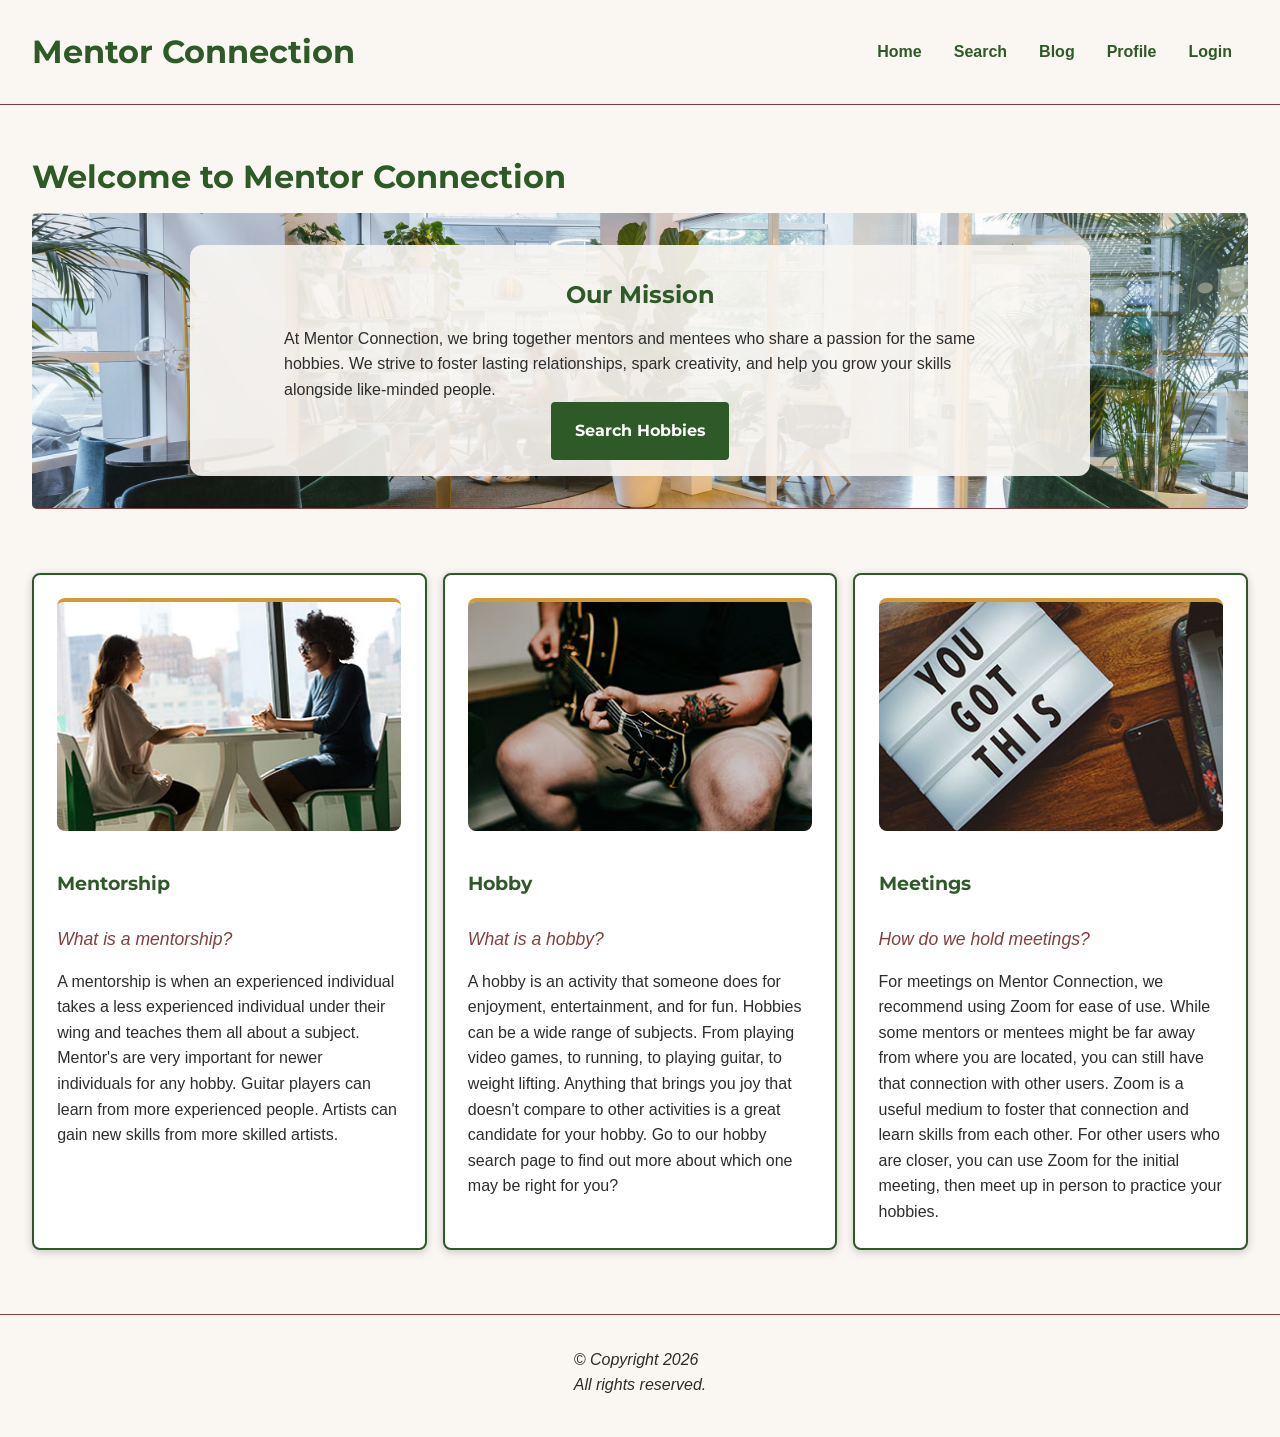
<file: index.html>
<!DOCTYPE html>
<html lang="en">
<head>
    <meta charset="utf-8">
    <meta name="description" content="Mentor Connection: An introduction to how we help you connect with your hobbies and those around you.">
    <meta name="author" content="Antonio Rodriguez Jr">
    <meta name="viewport" content="width=device-width, initial-scale=1.0">
    <title>Mentor Connection: Hobbies, Mentors, and Our Process</title>
    <link rel="stylesheet" href="styles.css">

    <link rel="preconnect" href="https://fonts.googleapis.com">
    <link rel="preconnect" href="https://fonts.gstatic.com" crossorigin>
    <link href="https://fonts.googleapis.com/css2?family=Montserrat:ital,wght@0,100..900;1,100..900&display=swap" rel="stylesheet">
</head>
<body>
    <header>
        <div class="nav-container">
            <a class="site-logo" href="#">Mentor Connection</a>
            <nav>
                <ul class="nav-list">
                    <li><a aria-current="page" href="#">Home</a></li>
                    <li><a href="search.html">Search</a></li>
                    <li><a href="blog.html">Blog</a></li>
                    <li><a href="profile.html">Profile</a></li>
                    <li><a href="login.html">Login</a></li>
                </ul>
            </nav>
        </div>
    </header>
    <main>
        <h1>Welcome to Mentor Connection</h1>
        <section class="intro-desc">
                <div class="mission">
                    <h2>Our Mission</h2>
                    <p>At Mentor Connection, we bring together mentors and mentees who share a passion for the same hobbies. 
                        We strive to foster lasting relationships, spark creativity, and help you grow your skills alongside like-minded people.</p>
                    <a class="button" href="search.html">Search Hobbies</a>
                </div>
        </section>
        <section class="cards">
            <div class="card-grid">
                <div class="card">
                    <img src="images/mentorship.jpg" alt="two women sitting at a table conversing.">
                    <h3>Mentorship</h3>
                    <p class="callout">What is a mentorship?</p>
                    <p>A mentorship is when an experienced individual takes a less experienced individual under their wing and teaches them all about a subject.
                    Mentor's are very important for newer individuals for any hobby. Guitar players can learn from more experienced people. Artists can gain new skills 
                    from more skilled artists.</p>
                </div>
                <div class="card">
                    <img src="images/guitar.avif" alt="a close up shot of a man sitting down playing a guitar">
                    <h3>Hobby</h3>
                    <p class="callout">What is a hobby?</p>
                    <p>A hobby is an activity that someone does for enjoyment, entertainment, and for fun. Hobbies can be a wide range of subjects.
                    From playing video games, to running, to playing guitar, to weight lifting. Anything that brings you joy that doesn't compare to other activities is a 
                    great candidate for your hobby. Go to our hobby search page to find out more about which one may be right for you?</p>
                </div>
                <div class="card">
                    <img src="images/motivation.jpg" alt="a table with a phone and text reading You Got This">
                    <h3>Meetings</h3>
                    <p class="callout">How do we hold meetings?</p>
                    <p>For meetings on Mentor Connection, we recommend using Zoom for ease of use. While some mentors or mentees might be far away from where you are located,
                    you can still have that connection with other users. Zoom is a useful medium to foster that connection and learn skills from each other. For other users who
                    are closer, you can use Zoom for the initial meeting, then meet up in person to practice your hobbies.</p>
                </div>
            </div>
        </section>
    </main>
    <footer><p>&copy; Copyright 2026<br>
                All rights reserved.</p></footer>
</body>
</html>
</file>
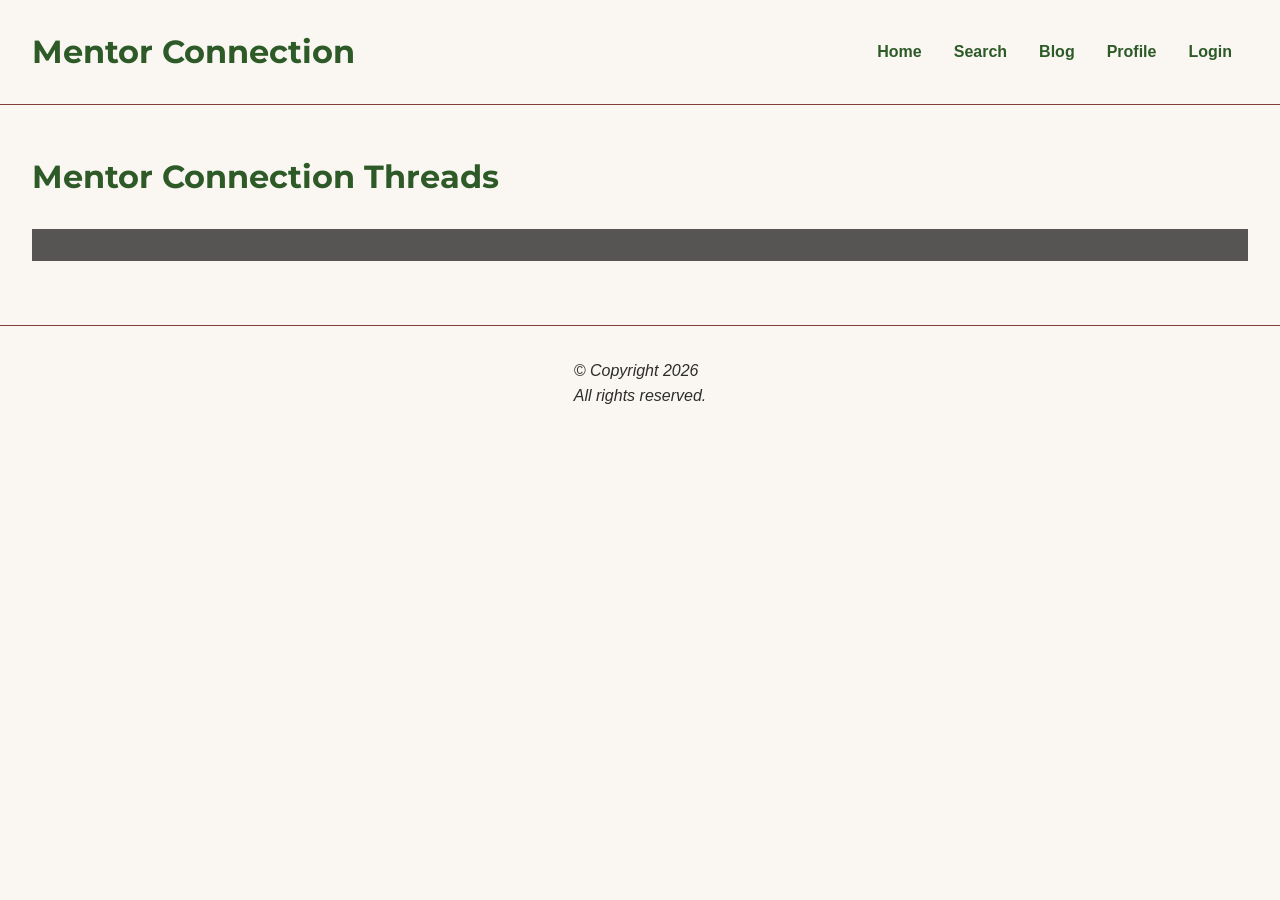
<file: blog.html>
<!DOCTYPE html>
<html lang="en">
<head>
    <meta charset="utf-8">
    <meta name="description" content="Mentor Connection: A multi-thread forum to connect with other users who enjoy similar hobbies!">
    <meta name="author" content="Antonio Rodriguez Jr">
    <meta name="viewport" content="width=device-width, initial-scale=1.0">
    <title>Mentor Connection: Connect with other users and discuss relevant topics!</title>
    <link rel="stylesheet" href="styles.css">

    <link rel="preconnect" href="https://fonts.googleapis.com">
    <link rel="preconnect" href="https://fonts.gstatic.com" crossorigin>
    <link href="https://fonts.googleapis.com/css2?family=Montserrat:ital,wght@0,100..900;1,100..900&display=swap" rel="stylesheet">
</head>
<body>
    <header>
        <div class="nav-container">
            <a class="site-logo" href="#">Mentor Connection</a>
            <nav>
                <ul class="nav-list">
                    <li><a href="index.html">Home</a></li>
                    <li><a href="search.html">Search</a></li>
                    <li><a aria-current="page" href="#">Blog</a></li>
                    <li><a href="profile.html">Profile</a></li>
                    <li><a href="login.html">Login</a></li>
                </ul>
            </nav>
        </div>
    </header>
    <main>
        <h1>Mentor Connection Threads</h1>
        <section class="discuss">
            <div class="threads">
                <div class="giscus"></div>
                <script src="https://giscus.app/client.js"
                        data-repo="Antonio6658/GIT-480-Senior-Project"
                        data-repo-id="R_kgDOVISXng"
                        data-category="General"
                        data-category-id="DIC_kwDOVISXns4DKs-P"
                        data-mapping="title"
                        data-strict="0"
                        data-reactions-enabled="1"
                        data-emit-metadata="0"
                        data-input-position="bottom"
                        data-theme="dark"
                        data-lang="en"
                        crossorigin="anonymous"
                        async>
                </script>
            </div>
        </section>
    </main>
    <footer><p>&copy; Copyright 2026<br>
                All rights reserved.</p></footer>
</body>
</html>
</file>
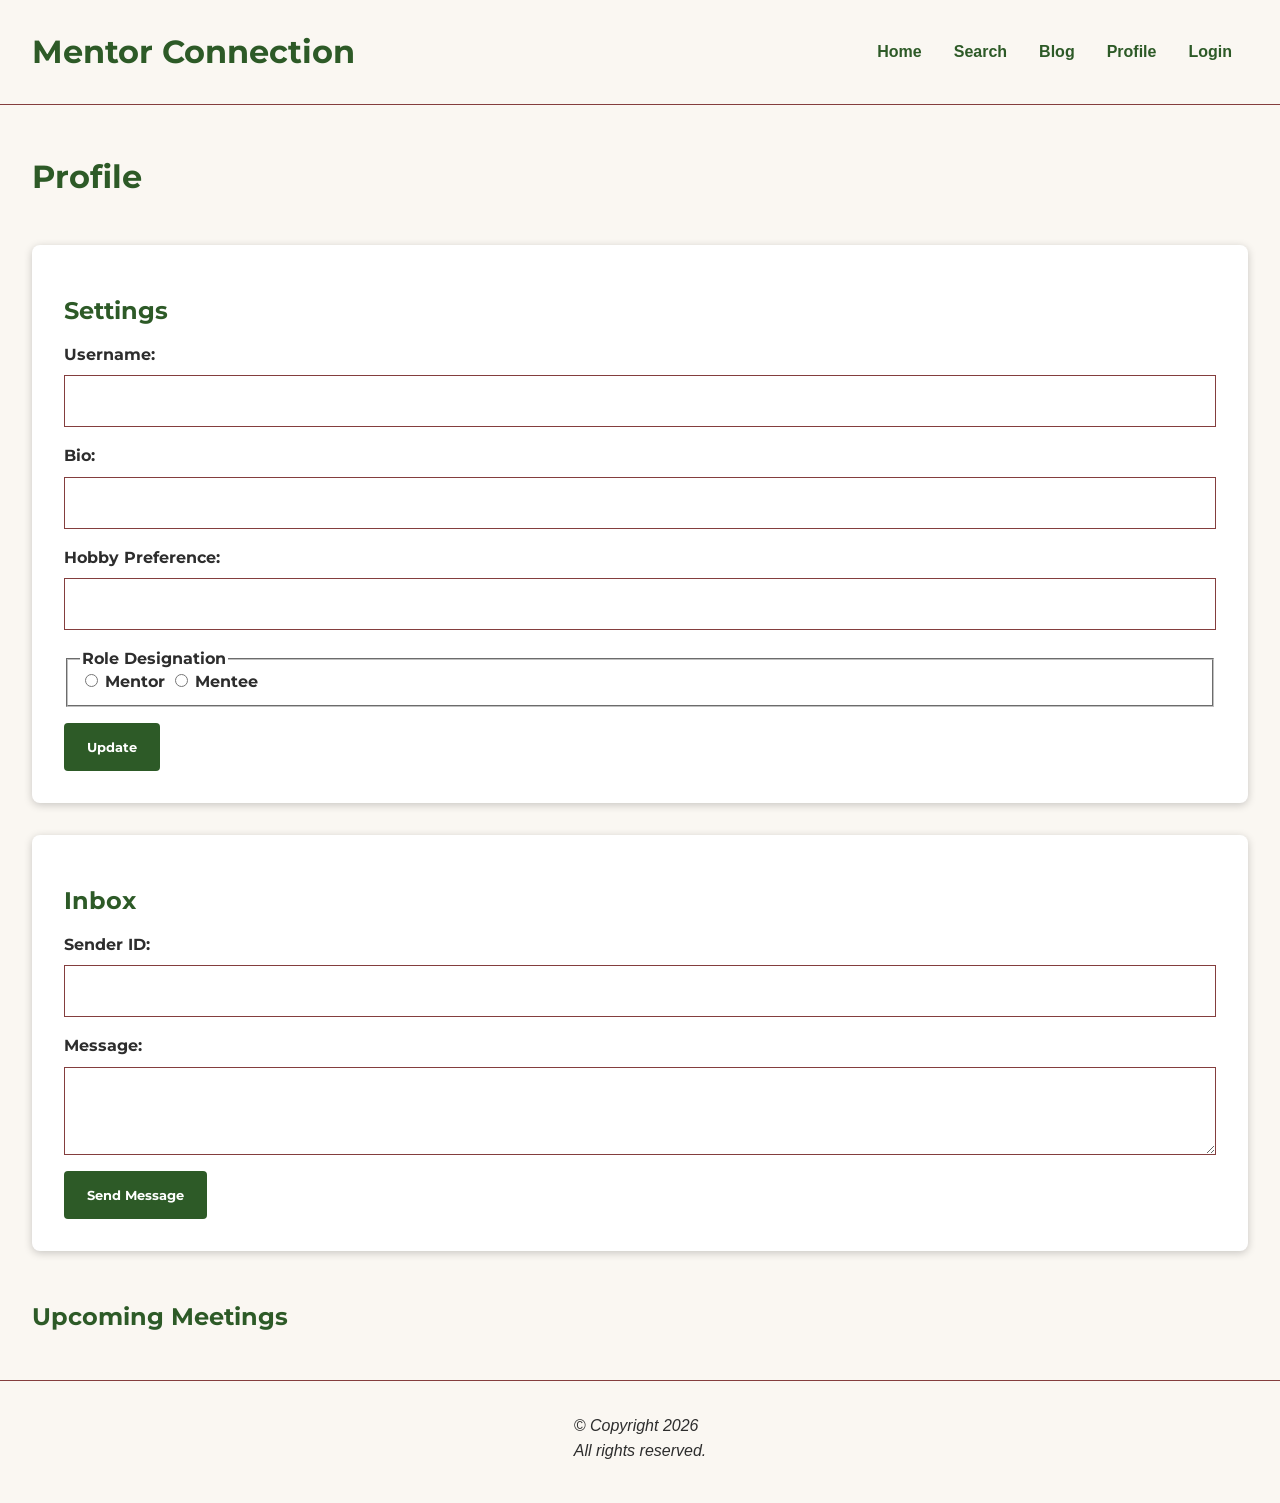
<file: profile.html>
<!DOCTYPE html>
<html lang="en">
<head>
    <meta charset="utf-8">
    <meta name="description" content="Mentor Connection: Review your profile details and settings, find your next scheduled meeting">
    <meta name="author" content="Antonio Rodriguez Jr">
    <meta name="viewport" content="width=device-width, initial-scale=1.0">
    <title>Mentor Connection: Profile details and meeting updates!</title>
    <link rel="stylesheet" href="styles.css">

    <link rel="preconnect" href="https://fonts.googleapis.com">
    <link rel="preconnect" href="https://fonts.gstatic.com" crossorigin>
    <link href="https://fonts.googleapis.com/css2?family=Montserrat:ital,wght@0,100..900;1,100..900&display=swap" rel="stylesheet">
</head>
<body>
    <header>
        <div class="nav-container">
            <a class="site-logo" href="#">Mentor Connection</a>
            <nav>
                <ul class="nav-list">
                    <li><a href="index.html">Home</a></li>
                    <li><a href="search.html">Search</a></li>
                    <li><a href="blog.html">Blog</a></li>
                    <li><a aria-current="page" href="#">Profile</a></li>
                    <li><a href="login.html">Login</a></li>
                </ul>
            </nav>
        </div>
    </header>
    <main>
        <h1>Profile</h1>
        <div class="separator">
            <section class="settings">
                <h2>Settings</h2>
                <form id="profile-form">
                    <label for="name">Username:</label>
                    <input type="text" id="name" name="name">

                    <label for="desc">Bio:</label>
                    <input type="text" id="desc" name="desc">

                    <label for="hobby">Hobby Preference:</label>
                    <input type="text" id="hobby" name="hobby">

                    <fieldset>
                        <legend>Role Designation</legend>
                        <div>
                            <input type="radio" id="role1" name="role" value="mentor">
                            <label for="role1">Mentor</label>

                            <input type="radio" id="role2" name="role" value="mentee">
                            <label for="role2">Mentee</label>
                        </div>
                    </fieldset>
                    

                    <button type="submit">Update</button>
                </form>
            </section>

            <section class="inbox">
                <h2>Inbox</h2>
                <form>
                    <label for="usermsg">Sender ID:</label>
                    <input type="text" id="usermsg" name="usermsg">
                    <label for="message">Message:</label>
                    <textarea id="message" rows="3"></textarea>
                    <button type="submit">Send Message</button>
                </form>
            </section>
            <!-- if unable to code an accurate inbox message with JS, use href="mailto:" as a short work around. -->
            <section>
                <h2>Upcoming Meetings</h2>
                <div></div>
            </section>
        </div>
    </main>
    <footer><p>&copy; Copyright 2026<br>
                All rights reserved.</p></footer>
</body>
</html>
</file>
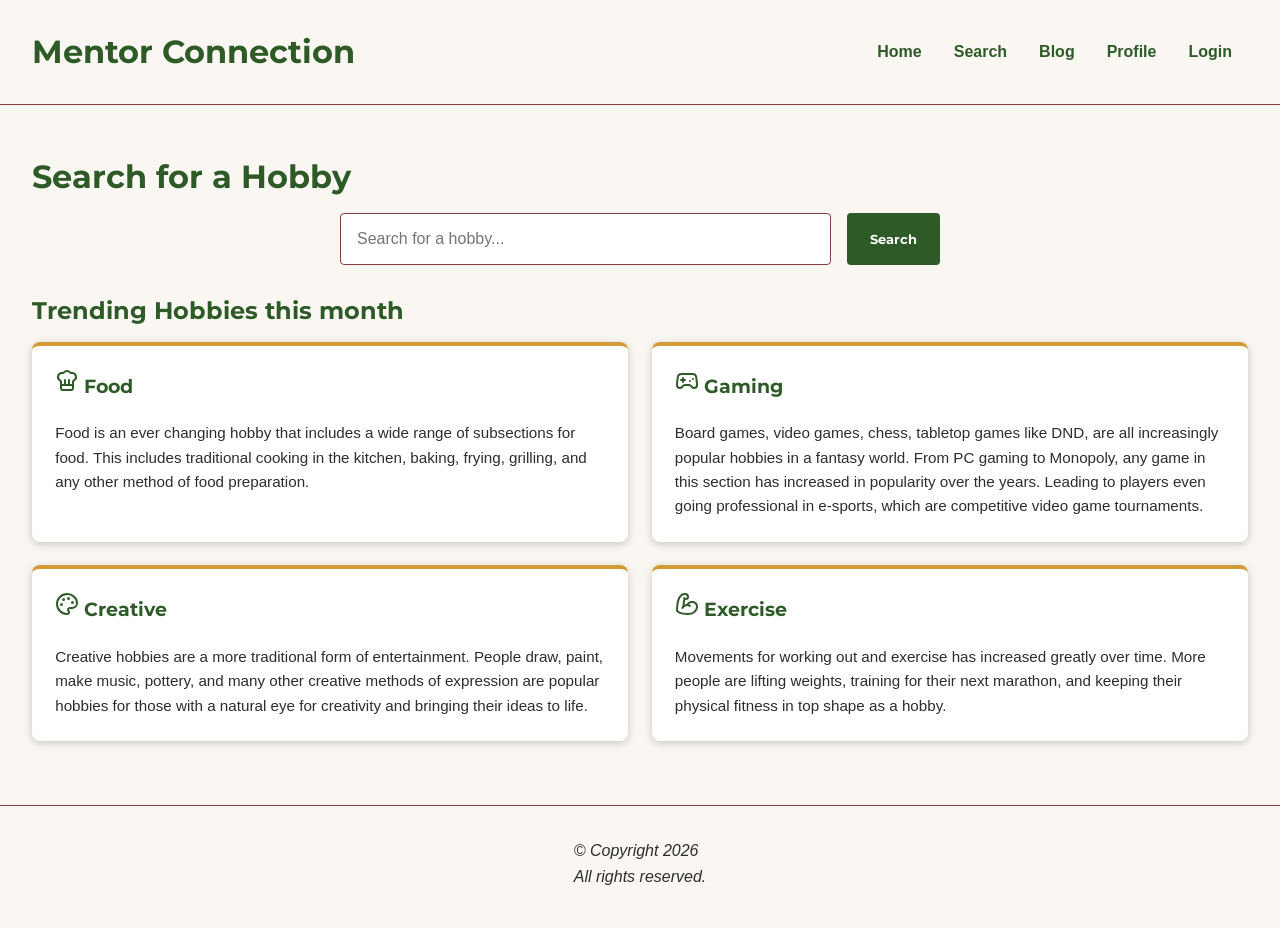
<file: search.html>
<!DOCTYPE html>
<html lang="en">
<head>
    <meta charset="utf-8">
    <meta name="description" content="Mentor Connection: Search for the hobby that best suits your passions and needs. Get all details about that hobby and find mentors.">
    <meta name="author" content="Antonio Rodriguez Jr">
    <meta name="viewport" content="width=device-width, initial-scale=1.0">
    <title>Mentor Connection: Find The Right Hobby For You.</title>
    <link rel="stylesheet" href="styles.css">

    <link rel="preconnect" href="https://fonts.googleapis.com">
    <link rel="preconnect" href="https://fonts.gstatic.com" crossorigin>
    <link href="https://fonts.googleapis.com/css2?family=Montserrat:ital,wght@0,100..900;1,100..900&display=swap" rel="stylesheet">
</head>
<body>
    <header>
        <div class="nav-container">
            <a class="site-logo" href="#">Mentor Connection</a>
            <nav>
                <ul class="nav-list">
                    <li><a href="index.html">Home</a></li>
                    <li><a aria-current="page" href="#">Search</a></li>
                    <li><a href="blog.html">Blog</a></li>
                    <li><a href="profile.html">Profile</a></li>
                    <li><a href="login.html">Login</a></li>
                </ul>
            </nav>
        </div>
    </header>
    <main>
        <h1>Search for a Hobby</h1>
        <section class="search-bar">
            <input type="text" placeholder="Search for a hobby...">
            <button id="search" type="submit">Search</button>
            <div class="suggest"></div>
        </section>
        <div class="search-results"></div>
            <h2>Trending Hobbies this month</h2>
            <section class="trending">
                <div class="hobby-desc">
                    <h3><svg xmlns="http://www.w3.org/2000/svg" width="24" height="24" viewBox="0 0 24 24" fill="none" stroke="currentColor" stroke-width="2" stroke-linecap="round" stroke-linejoin="round" class="lucide lucide-chef-hat preview-icon"><path d="M10 11v5"/><path d="M14 11v5"/><path d="M6 12.65c0-.457-.316-.844-.727-1.041A4 4 0 017.52 4.034a1.53 1.53 0 001.367-.547 4 4 0 016.225 0 1.53 1.53 0 001.367.547 4 4 0 012.248 7.575c-.411.197-.727.584-.727 1.04V19a2 2 0 01-2 2H8a2 2 0 01-2-2z"/><path d="M6 16h12"/></svg> Food</h3>
                    <p>Food is an ever changing hobby that includes a wide range of subsections for food. This includes traditional cooking in the kitchen, baking, frying, grilling, and any other method of food preparation. </p>
                </div>
                <div class="hobby-desc">
                    <h3><svg xmlns="http://www.w3.org/2000/svg" width="24" height="24" viewBox="0 0 24 24" fill="none" stroke="currentColor" stroke-width="2" stroke-linecap="round" stroke-linejoin="round" class="lucide lucide-gamepad-2 preview-icon"><line x1="6" x2="10" y1="11" y2="11"/><line x1="8" x2="8" y1="9" y2="13"/><line x1="15" x2="15.01" y1="12" y2="12"/><line x1="18" x2="18.01" y1="10" y2="10"/><path d="M17.32 5H6.68a4 4 0 0 0-3.978 3.59c-.006.052-.01.101-.017.152C2.604 9.416 2 14.456 2 16a3 3 0 0 0 3 3c1 0 1.5-.5 2-1l1.414-1.414A2 2 0 0 1 9.828 16h4.344a2 2 0 0 1 1.414.586L17 18c.5.5 1 1 2 1a3 3 0 0 0 3-3c0-1.545-.604-6.584-.685-7.258-.007-.05-.011-.1-.017-.151A4 4 0 0 0 17.32 5z"/></svg> Gaming</h3>
                    <p>Board games, video games, chess, tabletop games like DND, are all increasingly popular hobbies in a fantasy world. From PC gaming to Monopoly, any game in this section has increased in popularity over the years. Leading to players even going professional in e-sports, which are competitive video game tournaments.</p>
                </div>
                <div class="hobby-desc">
                    <h3><svg xmlns="http://www.w3.org/2000/svg" width="24" height="24" viewBox="0 0 24 24" fill="none" stroke="currentColor" stroke-width="2" stroke-linecap="round" stroke-linejoin="round" class="lucide lucide-palette preview-icon"><path d="M12 22a1 1 0 0 1 0-20 10 9 0 0 1 10 9 5 5 0 0 1-5 5h-2.25a1.75 1.75 0 0 0-1.4 2.8l.3.4a1.75 1.75 0 0 1-1.4 2.8z"/><circle cx="13.5" cy="6.5" r=".5" fill="currentColor"/><circle cx="17.5" cy="10.5" r=".5" fill="currentColor"/><circle cx="6.5" cy="12.5" r=".5" fill="currentColor"/><circle cx="8.5" cy="7.5" r=".5" fill="currentColor"/></svg> Creative</h3>
                    <p>Creative hobbies are a more traditional form of entertainment. People draw, paint, make music, pottery, and many other creative methods of expression are popular hobbies for those with a natural eye for creativity and bringing their ideas to life.</p>
                </div>
                <div class="hobby-desc">
                    <h3><svg xmlns="http://www.w3.org/2000/svg" width="24" height="24" viewBox="0 0 24 24" fill="none" stroke="currentColor" stroke-width="2" stroke-linecap="round" stroke-linejoin="round" class="lucide lucide-biceps-flexed preview-icon"><path d="M12.409 13.017A5 5 0 0 1 22 15c0 3.866-4 7-9 7-4.077 0-8.153-.82-10.371-2.462-.426-.316-.631-.832-.62-1.362C2.118 12.723 2.627 2 10 2a3 3 0 0 1 3 3 2 2 0 0 1-2 2c-1.105 0-1.64-.444-2-1"/><path d="M15 14a5 5 0 0 0-7.584 2"/><path d="M9.964 6.825C8.019 7.977 9.5 13 8 15"/></svg> Exercise</h3>
                    <p>Movements for working out and exercise has increased greatly over time. More people are lifting weights, training for their next marathon, and keeping their physical fitness in top shape as a hobby.</p>
                </div>
        </section>
        <script src="search.js"></script>
    </main>
    <footer><p>&copy; Copyright 2026<br>
                All rights reserved.</p></footer>          
</body>
</html>
</file>
<file: styles.css>
/* This is the style sheet for GIT 480 Senior Project by Antonio Rodriguez Jr */
@layer reset, base, layout, components, utilities, overrides;

@layer reset{
    *,
    *::before,
    *::after {
        box-sizing: border-box;
    }

    body{
        line-height: 1.5;
        margin: 0;
    }

    img{
        display: block;
        max-width: 100%;
    }
}

@layer base{
    :root {
        --primary: #2d5a27;
        --accent: #843E3E;
        --other-accent: #d49b35;
        --background: #faf7f2;
        --card-color: #ffffff;
        --font-text: #2d2d2d;

        --heading: 'Montserrat', 'Trebuchet MS', Arial, sans-serif;
        --font-family: Arial, sans-serif;

        /* add spacing, sizing for fonts, measure, box shadows, borders, other colors */

        --space-sm: clamp(0.75rem, 0.65rem + 0.5vw, 1rem);
        --space-md: clamp(1rem, 0.85rem + 0.75vw, 1.5rem);
        --space-lg: clamp(1.5rem, 1.35rem + 1vw, 2rem);

        --measure: 80ch;

        --border: 1px solid var(--accent);

        --box-shadow: 0 2px 8px rgba(0,0,0, 0.2);
    }

    body {
        max-inline-size: 1280px;
        margin-inline: auto;
        font-size: 1rem;
        line-height: 1.6;
        background-color: var(--background);
        color: var(--font-text);
        font-family: var(--font-family);
    }

    h1, h2, h3 {
        font-family: var(--heading);
        color: var(--primary);
        font-weight: bold;
        margin-block-end: var(--space-sm);
        line-height: 1.2;
    }

    a{
        font-weight: bold;
        color: var(--accent);
        text-decoration: none;
    }

    p{
        max-inline-size: var(--measure);
        margin-bottom: var(--space-md);
    }
   
    .site-logo{
        font-family: var(--heading);
        font-weight: bold;
        font-size: 2rem;
        color: var(--primary);
    }
}

@layer layout{
    /* grids and other unique layout choices. */
    header{
        border-bottom: var(--border);
        background-color: var(--background);
        position: sticky;
        top: 0;
 
    }

    .nav-container{
        display: flex;
        justify-content: space-between;
        align-items: center;
        padding: var(--space-md) var(--space-lg);
    }

    .nav-list{
        display: flex;
        flex-direction: row;
        justify-content: end;
        gap: var(--space-lg);
        list-style: none;
        margin: 0;
        padding: 1rem;
    }

    .nav-list a{
        text-decoration: none;
        color: var(--primary);
        font-weight: bold;
    }

    main{
        max-inline-size: 150ch;
        margin-inline: auto;
        padding: var(--space-lg);
    }

    .search-bar{
        display: flex;
        margin: 0 auto;
        gap: var(--space-sm);
        max-inline-size: 600px;
        margin-block-end: var(--space-lg);
    }

    .trending{
        display: grid;
        grid-template-columns: repeat(auto-fill, minmax(450px, 1fr));
        gap: var(--space-md);
        margin-block-end: var(--space-lg);
   }

    footer{
        display: flex;
        justify-content: center;
        padding-block: 1rem;
        border-top: var(--border);
        font-style: italic;
    }

}

@layer components{
    /* cards styles and other reuseable components */
    .threads .giscus{
        max-width: 900px;
        margin: 0 auto;
        width: 100%;
        padding-block-end: 2rem;
    }

    .discuss{
        margin-block: 2rem;
        background-color: color-mix(in srgb, var(--font-text) 80%, transparent);
    }


    .giscus-frame{
        transition: height 0.2s ease;
    }

    .settings, .inbox, .signup{
        background-color: var(--card-color);
        padding: var(--space-lg);
        border-radius: 8px;
        box-shadow: var(--box-shadow);
        margin-block-end: var(--space-lg);
    }

    .signup label, .signup button{
        display: block; 
    }


    .settings form, .inbox form { 
        display: flex;
        flex-direction: column;
        gap: var(--space-sm);
   }


    input[type="text"], textarea{
        font-family: var(--font-family);
        padding: var(--space-sm);
        border: var(--border);
        font-size: 1rem;
   }

    legend, label{
        font-family: var(--heading);
        font-weight: bold;
        margin-block-end: -0.5rem;
   }

    .button, button{
        font-family: var(--heading);
        font-weight: bold;
        background-color: var(--primary);
        color: var(--card-color);
        border: none;
        padding: var(--space-sm) var(--space-md);
        border-radius: 4px;
        cursor: pointer;
        align-self: flex-start;
   }

    #category{
        font-family: var(--font-family);
        padding: 0.5rem;
        border: var(--border);
        font-size: 1rem;
        background-color: var(--card-color);
        cursor: pointer;
   }

    .blog{
        background-color: var(--card-color);
        padding: var(--space-lg);
        border-radius: 8px;
        box-shadow: var(--box-shadow);
        margin-bottom: var(--space-lg);
        display: flex;
        flex-direction: column;
        gap: var(--space-sm);
   }


    .hobby-desc{
        background-color: var(--card-color);
        padding: var(--space-md);
        border-radius: 8px;
        box-shadow: var(--box-shadow);
        border-top: 4px solid var(--other-accent);
        display: flex;
        flex-direction: column;
   }

    .hobby-desc h3 {
        margin-top: 0;
        margin-block-end: 0.5rem;
    }

    .hobby-desc p {
        margin-bottom: 0;
        font-size: 0.95rem; 
    }

    .intro-desc {
        margin: 0 auto;
        padding: var(--space-lg);
        border-bottom: var(--border);
        background-image: url("images/hero-img.jpg");
        background-repeat: no-repeat;
        background-size: cover;
        background-position: center;
        border-radius: 5px;
    }

    .mission {
        background-color: color-mix(in srgb, var(--background) 90%, transparent);
        max-width: 900px;
        margin: 0 auto;
        padding: var(--space-sm);
        border-radius: 12px;
        display: flex;
        flex-direction: column;
    }

    .mission h2, .mission .button, .mission p{
        align-self: center;
    }

    .mission p{
        text-align: left;
        margin: 0;
    }

    .separator{
        padding-block-start: var(--space-lg);
        display: flex;
        flex-direction: column;
    }

    .cards{
        padding-block: 2rem;
    }

    .card-grid{
        display: grid;
        grid-template-columns: repeat(auto-fill, minmax(300px, 1fr));
        gap: var(--space-sm);
        container-type: inline-size;
        container-name: card-grid-container;
    }

    /* SEARCH BAR STYLES */

    .search-bar input[type="text"]{
        flex: 1;
        border-radius: 4px;
   }

    .search-bar button{
        align-self: stretch;
   }

    .suggest{
        display: none;
        position: absolute;
        top: 100%;
        left: 0;
        width: 100%;
        background-color: var(--card-color);
        border: 1px solid var(--background);
        border-top: none;
        box-shadow: 0 4px 6px var(--font-text);
        z-index: 1000;
        font-family: var(--font-family);
        font-size: var(--space-md);
    }

    .suggestion {
        padding: var(--space-md);
        cursor: pointer;
    }

    .suggestion:hover{
        background-color: #f0f0f0;
    }

    @container card-grid-container (min-width: 500px) {
        .card {
            display: flex;
            flex-direction: column;
            gap: var(--space-md);
            background-color: var(--card-color);
            margin-top: var(--space-lg);
            padding-inline: var(--space-md);
            padding-block-start: var(--space-md);
            border-radius: 8px;
            border: 2px solid var(--primary);
            box-shadow: var(--box-shadow);
            max-inline-size: 55ch;
        }

        .card img {
            border-top: 4px solid var(--other-accent);
            border-radius: 8px;
            max-width: 100%;
        }
    }
}

@layer utilities{
    /* add low level classes for one job with high priority */
    .callout{
        color: var(--accent);
        font-size: 1.1rem;
        font-style: italic;
        margin-bottom: -1.5rem;
    }

    .card h3{
        margin-bottom: -0.7rem;
    }
}

@layer overrides{
    /* to check layout issues */
    /* *{
        outline: 1px solid rgba(255,0,0,0.4) !important;
    }
    to check image spacing with nearby text
        img{
            opacity: 0.5 !important
  }

    to test for contrast and readability
        body, body *{
            color: #000 !important;
            background-color: #fff !important;
  } */
}
</file>
